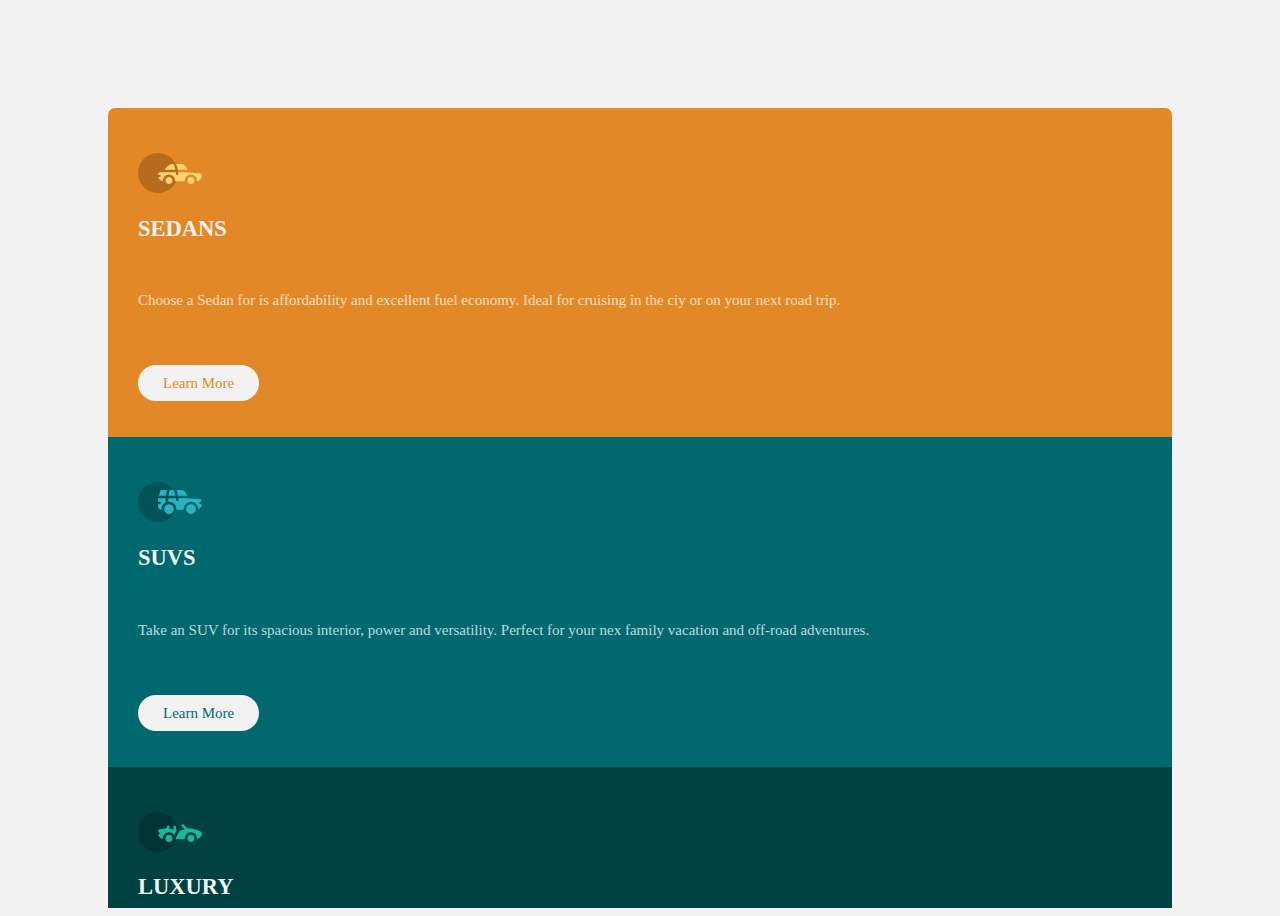
<file: Grid/index.html>
<!DOCTYPE html>
<html lang="en">
<head>
    <style>
        *{
            box-sizing: border-box;
        }
        @import url('https//fonts.googleapis.com/css2?family=Big+shoulders+display:wght@700&display=swap');
        body{
            background-color: hsla(0, 0%, 95%);
            overflow: hidden;
            font-size: 15px;
            font-weight:700;
        }
        h2{
            color: hsla(0, 0%, 95%);
        }
        .g{
            display: flex;
            flex-direction: row;
            height: 100vh;
            align-items: center;
            justify-content: center;
            padding:300px;
            width: 100%;
        }
        p{
            color: hsla(0, 0%, 100%, 0.75);
        }
        .g1{
            background-color: hsl(31, 77%, 52%);
            padding: 3em 2em;
            border-radius: 7px 0px 0px 7px;
        }
        .g2{
            background-color: hsl(184, 100%, 22%);
            padding: 3em 2em;
            border-radius: 0px 0px 0px 0px;
        }
        .g3{
            background-color: hsl(179, 100%, 13%);
            padding: 3em 2em;
            border-radius: 0px 7px 7px 0px;
        }

        a{
            text-decoration: none;
            text-align: center;
            background-color: hsla(0, 0%, 95%);
            padding: 10px 25px;
            border-radius: 30px;
        }
        #a1{
            color: hsl(31, 77%, 52%);
        }
        #a1:hover{
            background-color: hsl(31, 77%, 52%);
            color: hsla(0, 0%, 95%);
            border: 1px solid hsla(0, 0%, 95%);
        }
        #a2{
            color: hsl(184, 100%, 22%);
        }
        #a2:hover{
            background-color: hsl(184, 100%, 22%);
            color: hsla(0, 0%, 95%);
            border: 1px solid hsla(0, 0%, 95%);
        }
        #a3{
            color: hsl(179, 100%, 13%);
        }
        #a3:hover{
            background-color: hsl(179, 100%, 13%);
            color: hsla(0, 0%, 95%);
            border: 1px solid hsla(0, 0%, 95%);
        }
        @media screen and (max-width:1440px) and (min-width:375px) {
            .g{
                display: block;
                overflow: auto;
                font-weight: 400;
                padding: 100px;
            }
            @import url('https//fonts.googleapis.com/css2?family=Lexend+deca&display=swap');
            .g1{
                border-radius: 7px 7px 0px 0px;
            }
            .g3{
                border-radius: 0px 0px 7px 7px;
            }
        }
    </style>
    <meta charset="UTF-8">
    <meta http-equiv="X-UA-Compatible" content="IE=edge">
    <meta name="viewport" content="width=device-width, initial-scale=1.0">
    <title>Document</title>
</head>
<body>
    <div class="g">
        <div class="g1">
            <img src="icon-sedans.svg" alt="">
            <h2>SEDANS</h2>
            <br>
            
            <p>Choose a Sedan for is affordability and excellent fuel economy. Ideal for cruising in the ciy or on your next road trip.</p>
            <br>
            <br>
            <br>
            <a href="" id="a1">Learn More</a>
        </div>
        <div class="g2">
            <img src="icon-suvs.svg" alt="">
            <h2>SUVS</h2>
            <br>
            <p>Take an SUV for its spacious interior, power and versatility. Perfect for your nex family vacation and off-road adventures.</p>
            <br>
            <br>
            <br>
            <a href="" id="a2">Learn More</a>
        </div>
        <div class="g3">
            <img src="icon-luxury.svg" alt="">
            <h2>LUXURY</h2>
            <br>
            <p>Cruise in the bes car brands without the bloated prices. Enjoy the enhanced comfort of a luxury rental and arrive in style.</p>
            <br>
            <br>
            <br>
            <a href="" id="a3">Learn More</a>
        </div>
    </div>
</body>
</html>
</file>
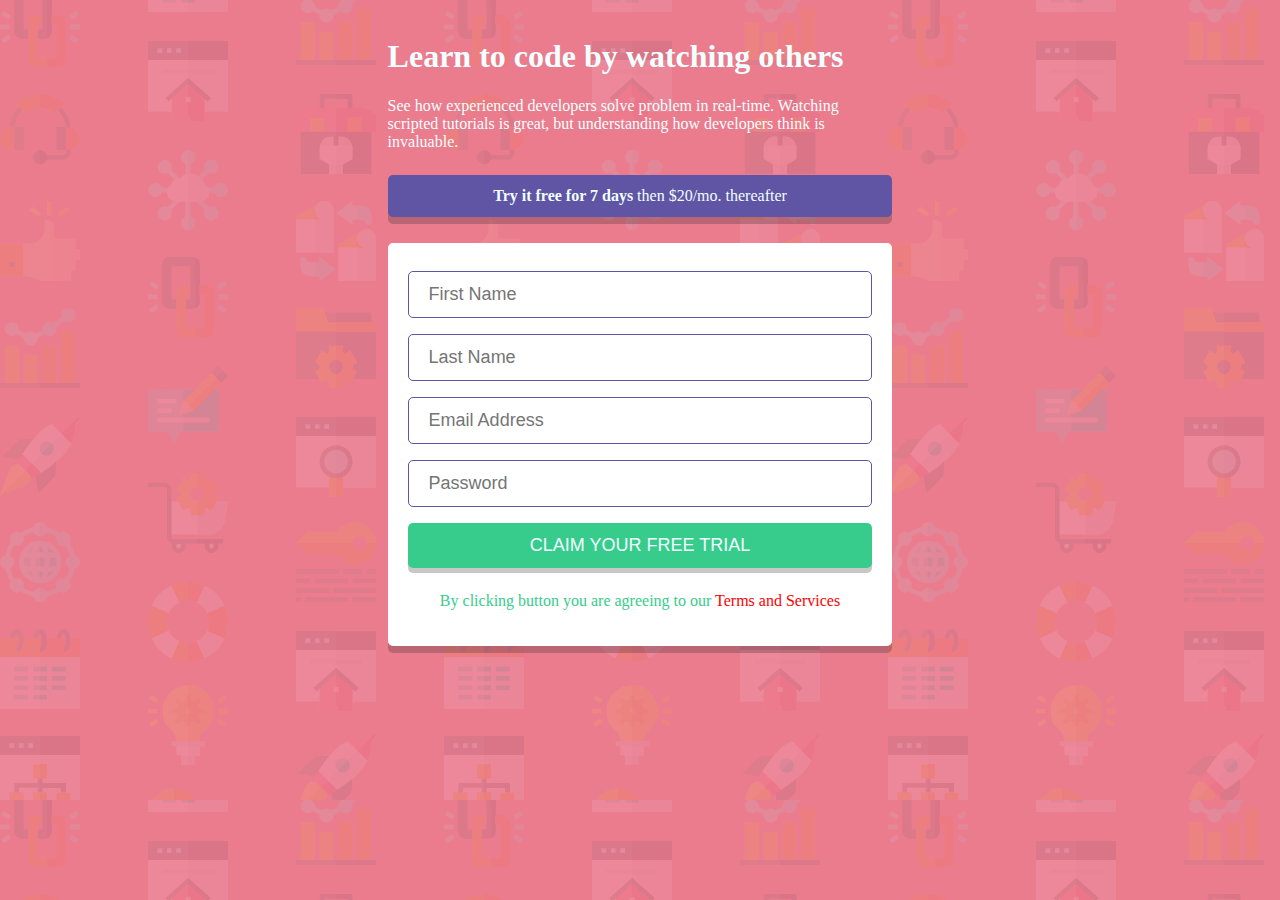
<file: flex/flex.html>
<!DOCTYPE html>
<html lang="en">
<head>
    <meta charset="UTF-8">
    <meta http-equiv="X-UA-Compatible" content="IE=edge">
    <meta name="viewport" content="width=device-width, initial-scale=1.0">
    <link rel="stylesheet" href="flex.css">
    <title>Document</title>
</head>
<body>
    <div class="b1">
        <div class="b2">
            <h1>Learn to code by watching others</h1>
            <p>See how experienced developers solve problem in real-time.
            Watching scripted tutorials is great, but understanding how developers think is invaluable.</p>
        </div>
        <div class="b3">
            <a href="http://" target="_blank" rel="noopener noreferrer"><strong>Try it free for 7 days</strong> <span>then $20/mo. thereafter</span></a>

            <br>
            <br>

            <form class="b4">
                <input type="text" name="First Name" id="" placeholder="First Name" required>
                <br>
                <input type="text" name="Last Name" id="" placeholder="Last Name" required>
                <br>
                <input type="email" name="email" id="" placeholder="Email Address" required>
                <br>
                <input type="password" name="password" id="" placeholder="Password" required>
                <br>
                <input type="submit" id="submit" value="CLAIM YOUR FREE TRIAL">
                <br>
                <p style="text-align:center; color: hsl(154, 59%, 51%);">By clicking button you are agreeing to our <span style="color: red;">Terms and Services</span></p>
            </form>
        </div>
    </div>
</body>
</html>
</file>
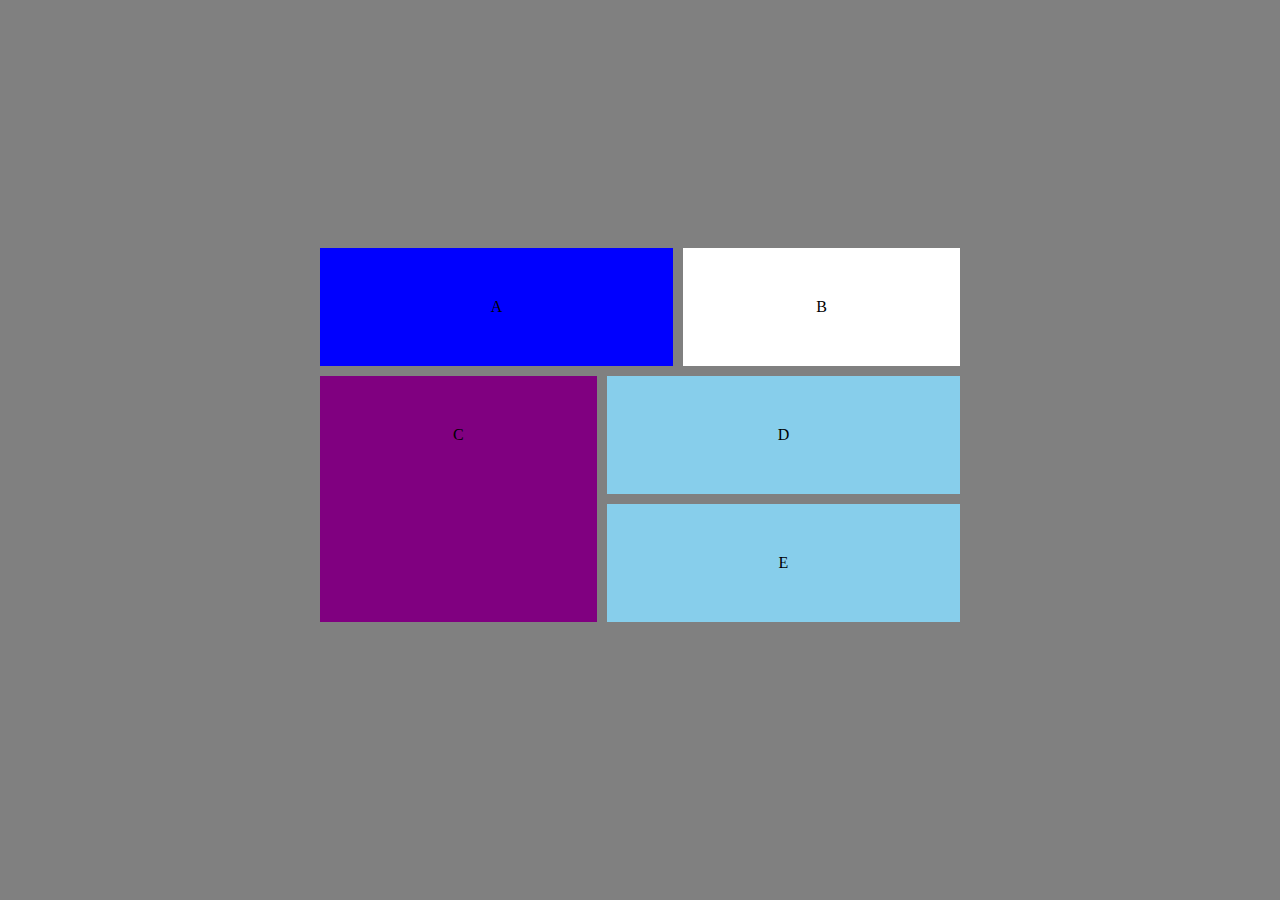
<file: Grid/grid.html>
<!DOCTYPE html>
<html lang="en">
<head>
    <style>
        *{
            margin: 0;
            padding: 0;
        }
        body{
            background-color: grey;
            display: flex;
            min-height: 100vh;
            place-items: center;
        }
        main{
            display: grid;
            grid-gap: 10px;
            grid-template-areas:
            'a a b'
            'c d d'
            'c e e'
            ;
            width: 50%;
            margin: auto;
        }
        main div{
            padding: 50px 100px;
            text-align: center;
        }
        .item-a{
            background-color: blue;
            grid-area: a;
        }
        .item-b{
            background-color: white;
            grid-area: b;
        }
        .item-c{
            background-color: purple;
            grid-area: c;
        }
        .item-d{
            background-color: skyblue;
            grid-area: d;
        }
        .item-e{
            background-color: skyblue;
            grid-area: e;
        }
    </style>
    <meta charset="UTF-8">
    <meta http-equiv="X-UA-Compatible" content="IE=edge">
    <meta name="viewport" content="width=device-width, initial-scale=1.0">
    <title>Grid</title>
</head>
<body>
    <main>
        <div class="item-a">A</div>
        <div class="item-b">B</div>
        <div class="item-c">C</div>
        <div class="item-d">D</div>
        <div class="item-e">E</div>
    <main>
</body>
</html>
</file>
<file: flex/flex.css>
* {
    box-sizing: border-box;
}

body{
    background-image: url(backg.png);
    font-family: url(https://fonts.google.com/specimen/Poppins);
    font-size: 16px;
    background-color: rgb(235, 124, 142);
    color: azure;
    overflow: hidden;
}

.b1{
    display: flex;
    flex-direction: row;
    align-items: center;
    justify-content: center;
    height: 100vh;
    padding: 0px 15em;
}

.b2{
    width: 40%;
    margin: 8px 0px;
    padding-right: 15px;
}

.b3{
    display: inline-block;
    width: 40%;
}

a{
    display:inline-block;
    text-decoration: none;
    background-color: hsl(248, 32%, 49%);
    color: azure;
    border-radius: 5px;
    padding: 12px 15px;
    width: 100%;
    text-align: center;
    box-shadow: 0px 7px rgba(37, 32, 32, 0.247);
}

a:hover{
    background-color: hsl(249, 10%, 26%);
}

.b4{
    border-radius: 5px;
    width: 100%;
    padding: 20px 20px;
    margin: 8px 0px;
    background-color: white;
    box-shadow: 0px 7px rgba(37, 32, 32, 0.247);
}

input{
    width: 100%;
    padding: 12px 20px;
    border: 1px solid hsl(246, 32%, 49%);
    font-size: large;
    border-radius: 5px;
    margin: 8px 0px;
    outline: none;
}

input[type=text]:focus, [type=email]:focus, [type=password]:focus{
    border: 1px solid rgb(255, 228, 72);
}

#submit {
    border: none;
    box-shadow: 0px 5px rgba(37, 32, 32, 0.247);
    color: azure;
    background-color: hsl(154, 59%, 51%);
    cursor: pointer;
}

@media (max-width: 1440px){
    body{
        overflow: auto;
    }
    .b1{
        display: flex;
        flex-direction: column;
        padding: 1px;
        height: auto;
    }
}
</file>
